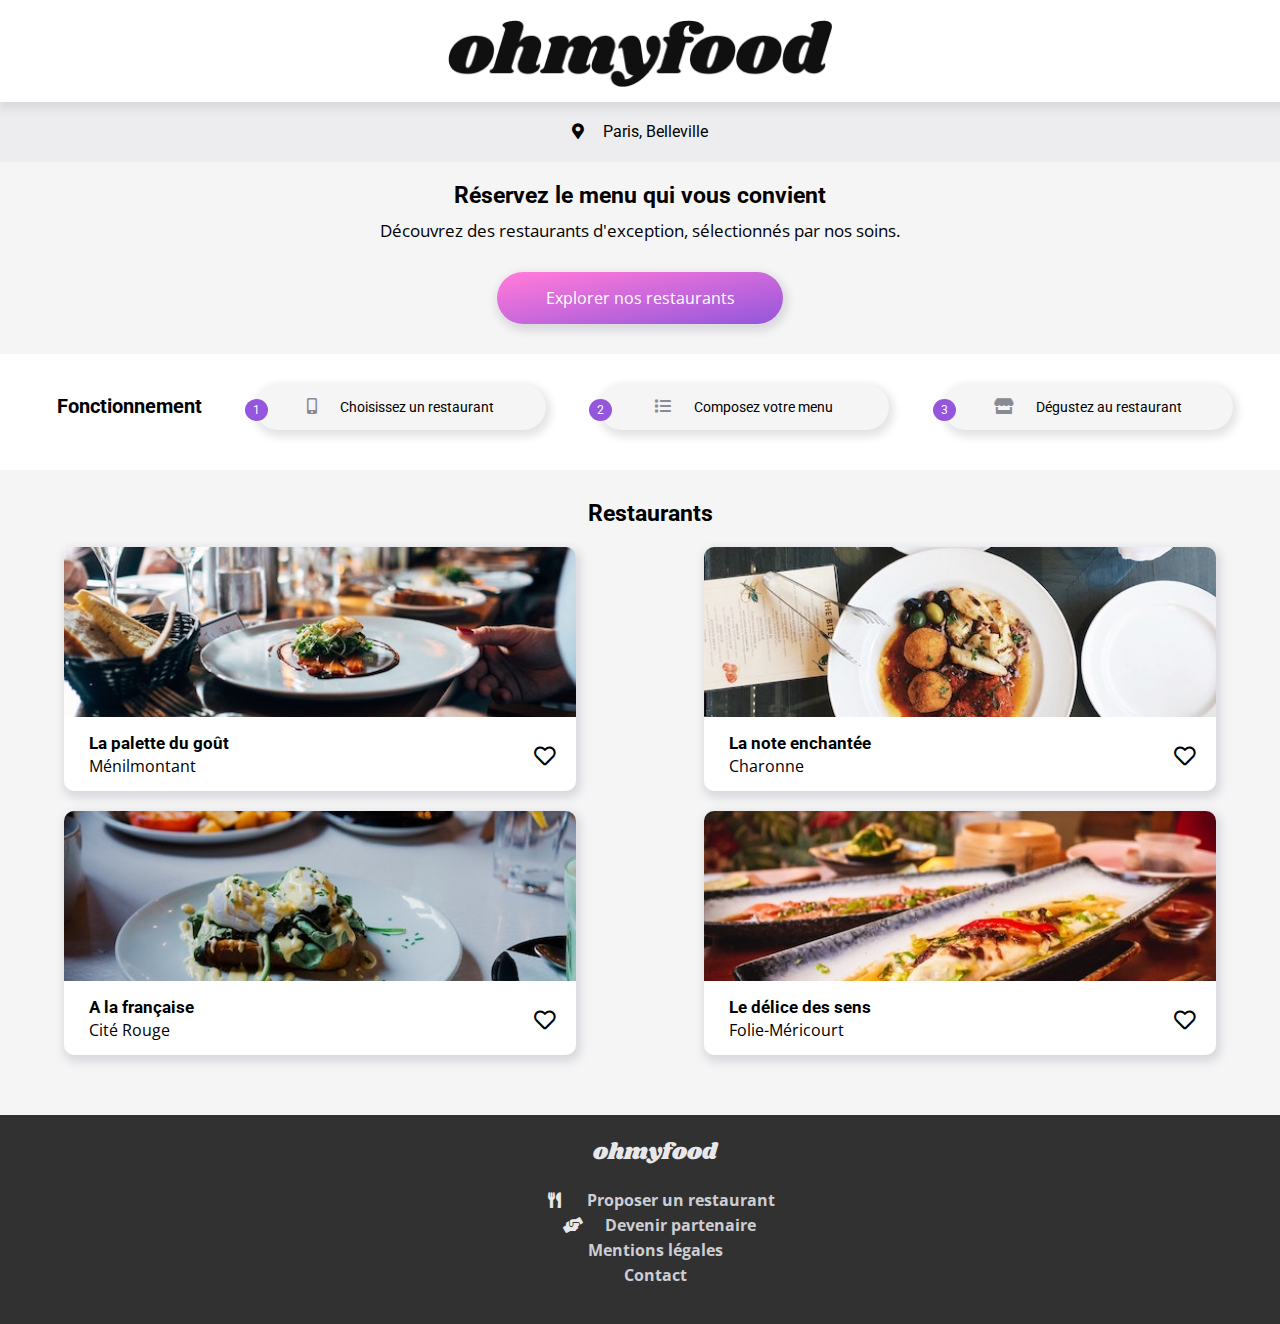
<file: index.html>
<!DOCTYPE html>
<html lang="fr">
    
<head><!--INFOS SUR LA PAGE HTML-->
    <meta charset="utf-8">
    <meta name="viewport" content="width=device-width, initial-scale=1.0, maximum-scale=4.0, user-scalable=yes">
    <title>OhMyFood ! Accueil</title> 
    <link href="https://fonts.googleapis.com/css2?family=Roboto:wght@500&display=swap" rel="stylesheet"> 
    <link href="https://fonts.googleapis.com/css2?family=Open+Sans:wght@300;400&display=swap" rel="stylesheet"> 
    <link href="https://fonts.googleapis.com/css2?family=Shrikhand&display=swap" rel="stylesheet"> 
    <link href="https://use.fontawesome.com/releases/v5.14.0/css/all.css" rel="stylesheet">
    <link rel='stylesheet' href="css/styles.css">
</head>
    
    
<body>
     
    <!--LOADING SPINNER-->
    
   <div class="loader">
        <div class="loader__spinner">
        </div>  
        <div class="loader__bkg">
        </div>
    </div>
        
   <div class="pageaafficher"><!--Pour permettre l'affichage de la page après le load spinner<-->
        <header class="header"><!--ENTETE-->
            <img src="images/logo/ohmyfood.png" alt="logo" class="header__logo"/> 
        </header>

        <section class="present"><!--PARAGRAPHE LOCALISATION ET PRESENTATION-->
            <div class="present__loc">
                <p><i class="fas fa-map-marker-alt"></i> Paris, Belleville</p>
            </div>
            <h1 class="present__heading"> Réservez le menu qui vous convient</h1>
            <p class="present__byline">Découvrez des restaurants d'exception, sélectionnés par nos soins.</p>
            <div class="btn present__btn">
                Explorer nos restaurants
                <div class="btn__bg"></div>
            </div>
        </section>

        <section class="fonct"><!--MODALITES DE FONCTIONNEMENT-->
            <h1 class="fonct__heading">Fonctionnement</h1>
            <div class="option fonct__option">
                <p><span class="option__number">1</span><i class="fas fa-mobile-alt option__icon"></i> Choisissez un restaurant</p> 
            </div>
            <div class="option fonct__option">
                <p><span class="option__number">2</span><i class="fas fa-list option__icon"></i> Composez votre menu</p> 
            </div>
            <div class="option fonct__option">
                <p><span class="option__number">3</span><i class="fas fa-store option__icon"></i> Dégustez au restaurant</p> 
            </div>
        </section>


        <section class="restlist"><!--LISTE DES RESTAURANTS-->
            <h1 class="restlist__heading">Restaurants</h1>
            <div class="restlist__list">
            <div class="rest">
                <a href="lapalettedugout.html" class="rest__link"><img src="images/restaurants/palettedugout.jpg" alt="photo du restaurant" class="rest__image"></a>
                <p class="rest__new">Nouveau</p>
                <a href="lapalettedugout.html" class="rest__link"><div class="rest__details">
                    <i class="far fa-heart rest__icon heart1">
                        <i class="fas fa-heart heart1__anim"></i>
                    </i>
                    <h2 class="rest__heading">La palette du goût</h2>
                    <p class="rest__byline">Ménilmontant</p>
                </div></a> 
            </div>
            <div class="rest">
                <a href="lanoteenchantee.html" class="rest__link"><img src="images/restaurants/noteenchantee.jpg" alt="photo du restaurant" class="rest__image"></a>
                <p class="rest__new">Nouveau</p>
                <a href="lanoteenchantee.html" class="rest__link"><div class="rest__details">
                    <i class="far fa-heart rest__icon heart">
                        <i class="fas fa-heart heart__anim"></i>
                    </i>
                    <h2 class="rest__heading">La note enchantée</h2>
                    <p class="rest__byline">Charonne</p>
                </div></a> 
            </div>
            <div class="rest">
                <a href="alafrancaise.html" class="rest__link"><img src="images/restaurants/alafrancaise.jpg" alt="photo du restaurant" class="rest__image"></a>
                <a href="alafrancaise.html" class="rest__link"><div class="rest__details">
                    <i class="far fa-heart rest__icon heart">
                        <i class="fas fa-heart heart__anim"></i>
                    </i>
                    <h2 class="rest__heading">A la française</h2>
                    <p class="rest__byline">Cité Rouge</p>
                    </div></a>  
            </div>
            <div class="rest">
                <a href="ledelicedessens.html" class="rest__link"><img src="images/restaurants/delicedessens.jpg" alt="photo du restaurant" class="rest__image"></a>
                <a href="ledelicedessens.html" class="rest__link"><div class="rest__details">
                    <i class="far fa-heart rest__icon heart">
                        <i class="fas fa-heart heart__anim"></i>
                    </i>
                    <h2 class="rest__heading">Le délice des sens</h2>
                    <p class="rest__byline">Folie-Méricourt</p>
                </div></a>  
            </div>
                </div>
        </section> 

        <footer class="footer"><!--PIED DE PAGE-->
            <h2 class="footer__heading">ohmyfood</h2>
            <nav>
                <ul class="footer__menu">
                    <li><i class="fas fa-utensils footer__icon"></i><a href="#"> Proposer un restaurant</a></li>
                    <li><i class="fas fa-hands-helping footer__icon"></i><a href="#"> Devenir partenaire</a></li>
                    <li><a href="#">Mentions légales</a></li>
                    <li><a href="mailto:ohmyfood@sfr.fr">Contact</a></li>
                </ul> 
            </nav>
        </footer>
    </div>
</body>
</html>
</file>
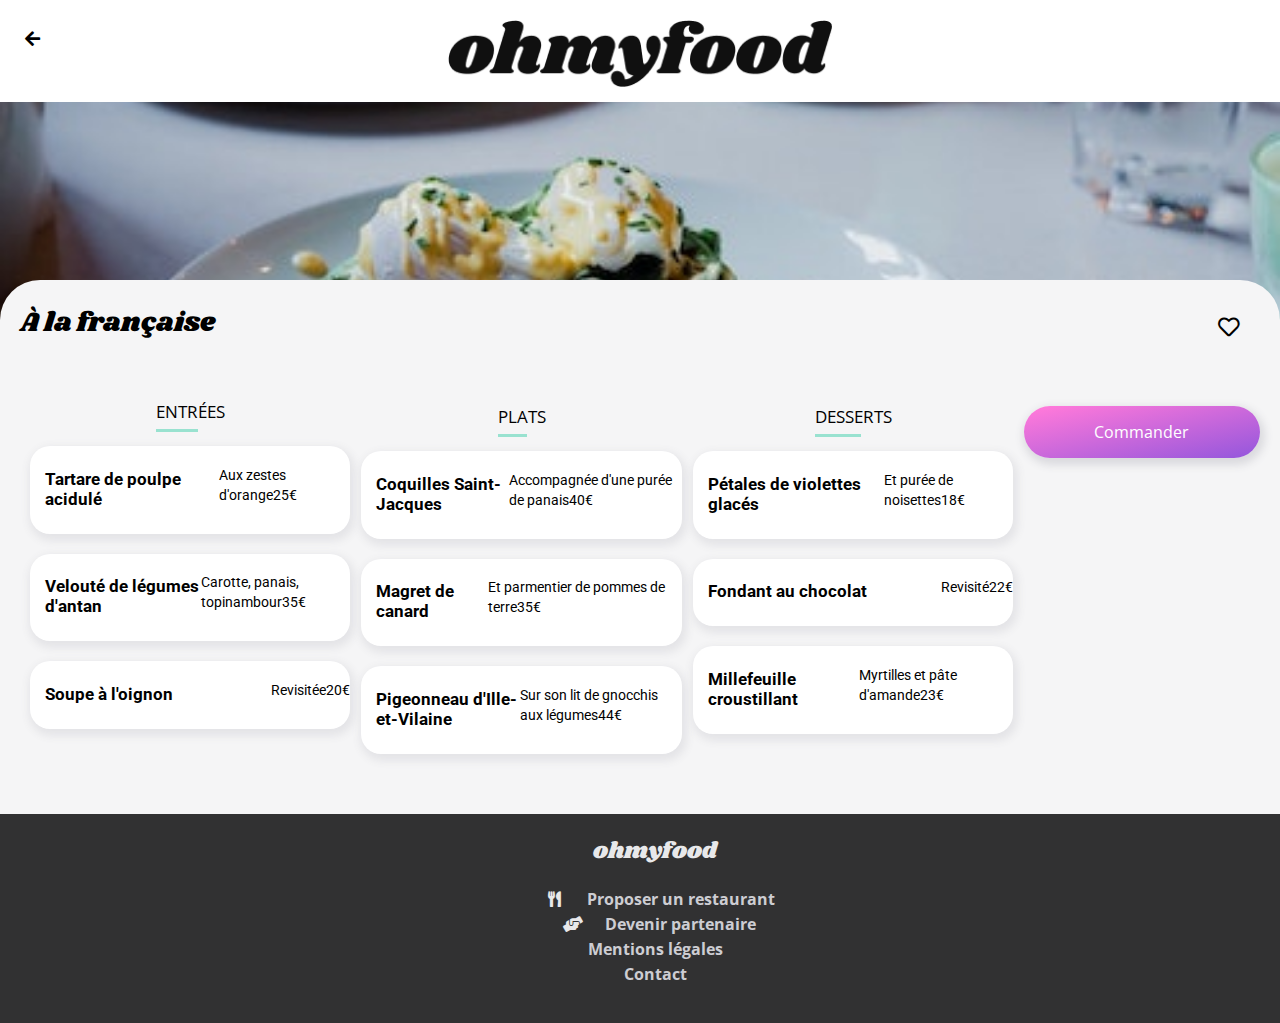
<file: alafrancaise.html>
<!DOCTYPE html>
<html lang="fr">
    
<head><!--INFOS SUR LA PAGE HTML-->
    <meta charset="utf-8">
    <meta name="viewport" content="width=device-width, initial-scale=1.0, maximum-scale=4.0, user-scalable=yes">
    <title>OhMyFood ! Restaurant A la française</title> 
    <link href="https://fonts.googleapis.com/css2?family=Roboto:wght@500&display=swap" rel="stylesheet"> 
    <link href="https://fonts.googleapis.com/css2?family=Open+Sans:wght@300;400&display=swap" rel="stylesheet"> 
    <link href="https://fonts.googleapis.com/css2?family=Shrikhand&display=swap" rel="stylesheet"> 
    <link href="https://use.fontawesome.com/releases/v5.14.0/css/all.css" rel="stylesheet">
    <link rel='stylesheet' href="css/styles.css">
</head>
    
<body>
    <header class="header">
        <a href="index.html"><i class="fas fa-arrow-left header__arrow"></i></a>
        <img src="images/logo/ohmyfood.png" alt="logo" class="header__logo"/> 
    </header>

    <section class="restheader">
        <img src="images/restaurants/alafrancaise.jpg" alt="photo du restaurant" class="restheader__image">
        <div class="restheader__title">
            <h1>À la française</h1>
            <i class="far fa-heart rest__icon"></i>
        </div>
    </section>

    <section class="menu">
        <div class="starters">
            <h2 class="starters__heading">Entrées</h2>
            <div class="starters__elt">
                <h3>Tartare de poulpe acidulé</h3>
                <p>Aux zestes d'orange<span>25€</span></p>
            </div>
            <div class="starters__elt">
                <h3>Velouté de légumes d'antan</h3>
                <p>Carotte, panais, topinambour<span>35€</span></p>
            </div>
            <div class="starters__elt">
                <h3>Soupe à l'oignon</h3>
                <p>Revisitée<span>20€</span></p>
            </div>
        </div>
        <div class="courses">
            <h2 class="courses__heading">Plats</h2>
            <div class="courses__elt">
                <h3>Coquilles Saint-Jacques</h3>
                <p>Accompagnée d'une purée de panais<span>40€</span></p>
            </div>
            <div class="courses__elt">
                <h3>Magret de canard</h3>
                <p>Et parmentier de pommes de terre<span>35€</span></p>
            </div>
            <div class="courses__elt">
                <h3>Pigeonneau d'Ille-et-Vilaine</h3>
                <p>Sur son lit de gnocchis aux légumes<span>44€</span></p>
            </div>
        </div>
        <div class="desserts">
            <h2 class="desserts__heading">Desserts</h2>
            <div class="starters__elt">
                <h3>Pétales de violettes glacés</h3>
                <p>Et purée de noisettes<span>18€</span></p>
            </div>
            <div class="desserts__elt">
                <h3>Fondant au chocolat</h3>
                <p>Revisité<span>22€</span></p>
            </div>
            <div class="desserts__elt">
                <h3>Millefeuille croustillant</h3>
                <p>Myrtilles et pâte d'amande<span>23€</span></p>
            </div>
        </div>

        <div class="btn btn-order">
            Commander
            <div class="btn__bg"></div>
        </div>
    </section>

    <footer class="footer">
        <h2 class="footer__heading">ohmyfood</h2>
        <nav>
            <ul class="footer__menu">
                <li><i class="fas fa-utensils footer__icon"></i><a href="#"> Proposer un restaurant</a></li>
                <li><i class="fas fa-hands-helping footer__icon"></i><a href="#"> Devenir partenaire</a></li>
                <li><a href="#">Mentions légales</a></li>
                <li><a href="mailto:ohmyfood@sfr.fr">Contact</a></li>
            </ul> 
        </nav>
    </footer>
</body>
</html>
</file>
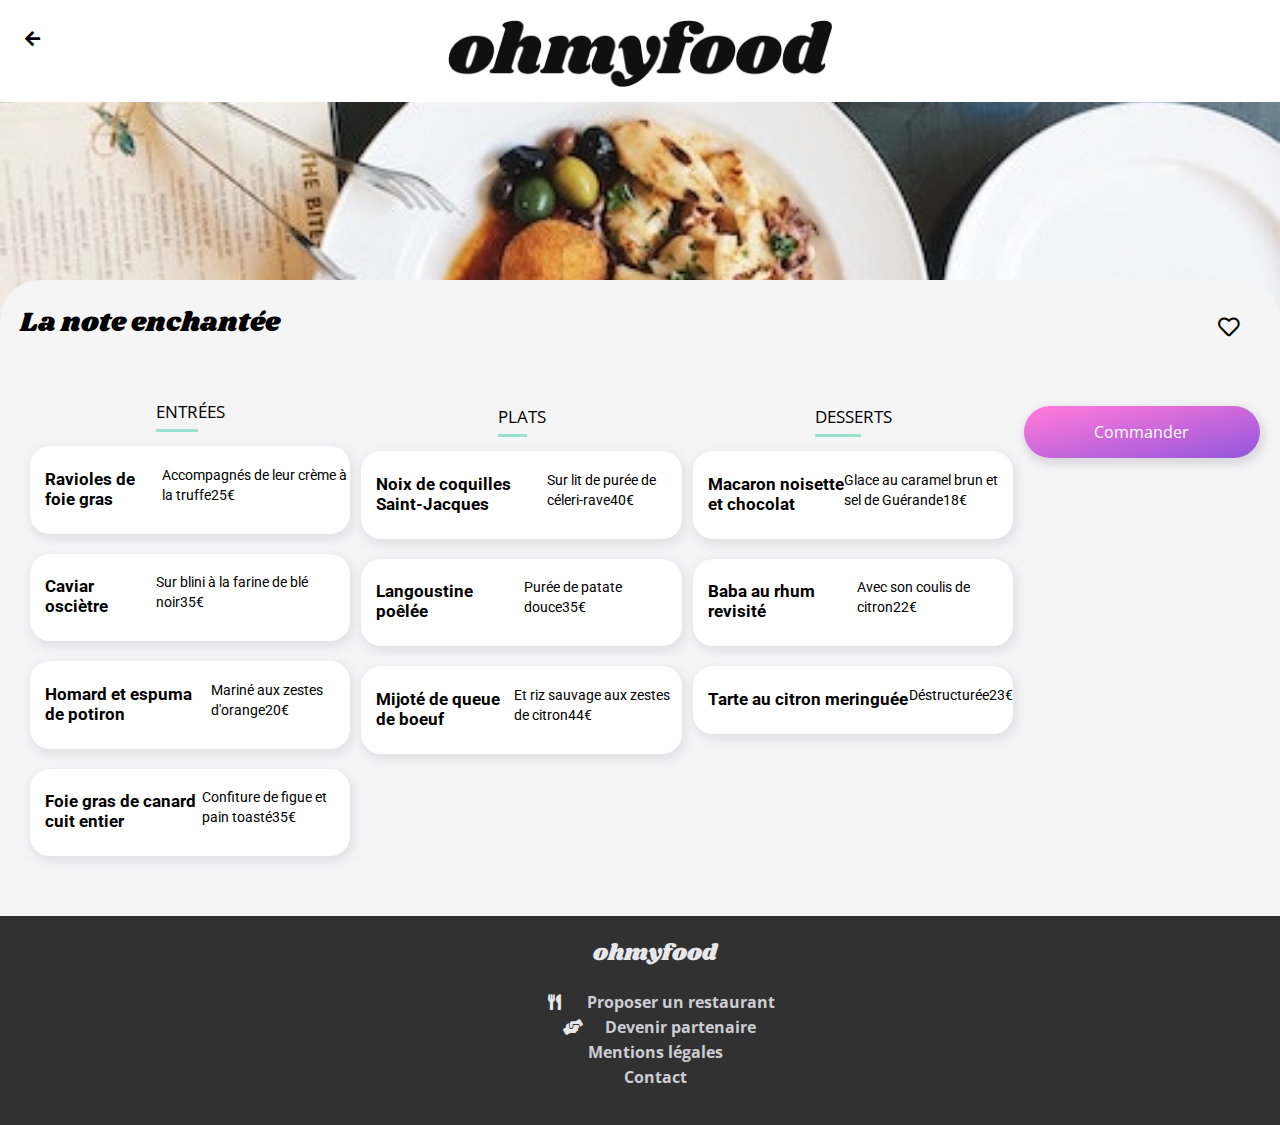
<file: lanoteenchantee.html>
<!DOCTYPE html>
<html lang="fr">
    
<head><!--INFOS SUR LA PAGE HTML-->
    <meta charset="utf-8">
    <meta name="viewport" content="width=device-width, initial-scale=1.0, maximum-scale=4.0, user-scalable=yes">
    <title>OhMyFood ! Restaurant La note enchantée</title> 
    <link href="https://fonts.googleapis.com/css2?family=Roboto:wght@500&display=swap" rel="stylesheet"> 
    <link href="https://fonts.googleapis.com/css2?family=Open+Sans:wght@300;400&display=swap" rel="stylesheet"> 
    <link href="https://fonts.googleapis.com/css2?family=Shrikhand&display=swap" rel="stylesheet"> 
    <link href="https://use.fontawesome.com/releases/v5.14.0/css/all.css" rel="stylesheet">
    <link rel='stylesheet' href="css/styles.css">
</head>
    
<body>
    <header class="header">
        <a href="index.html"><i class="fas fa-arrow-left header__arrow"></i></a>
        <img src="images/logo/ohmyfood.png" alt="logo" class="header__logo"/> 
    </header>

    <section class="restheader">
        <img src="images/restaurants/noteenchantee.jpg" alt="photo du restaurant" class="restheader__image">
        <div class="restheader__title">
            <h1>La note enchantée</h1>
            <i class="far fa-heart rest__icon"></i>
        </div>
    </section>

    <section class="menu">
        <div class="starters">
            <h2 class="starters__heading">Entrées</h2>
            <div class="starters__elt">
                <h3>Ravioles de foie gras</h3>
                <p>Accompagnés de leur crème à la truffe<span>25€</span></p>
            </div>
            <div class="starters__elt">
                <h3>Caviar osciètre</h3>
                <p>Sur blini à la farine de blé noir<span>35€</span></p>
            </div>
            <div class="starters__elt">
                <h3>Homard et espuma de potiron</h3>
                <p>Mariné aux zestes d'orange<span>20€</span></p>
            </div>
            <div class="starters__elt">
                <h3>Foie gras de canard cuit entier</h3>
                <p>Confiture de figue et pain toasté<span>35€</span></p>
            </div>
        </div>
        <div class="courses">
            <h2 class="courses__heading">Plats</h2>
            <div class="courses__elt">
                <h3>Noix de coquilles Saint-Jacques</h3>
                <p>Sur lit de purée de céleri-rave<span>40€</span></p>
            </div>
            <div class="courses__elt">
                <h3>Langoustine poêlée</h3>
                <p>Purée de patate douce<span>35€</span></p>
            </div>
            <div class="courses__elt">
                <h3>Mijoté de queue de boeuf</h3>
                <p>Et riz sauvage aux zestes de citron<span>44€</span></p>
            </div>
        </div>
        <div class="desserts">
            <h2 class="desserts__heading">Desserts</h2>
            <div class="starters__elt">
                <h3>Macaron noisette et chocolat</h3>
                <p>Glace au caramel brun et sel de Guérande<span>18€</span></p>
            </div>
            <div class="desserts__elt">
                <h3>Baba au rhum revisité </h3>
                <p>Avec son coulis de citron<span>22€</span></p>
            </div>
            <div class="desserts__elt">
                <h3>Tarte au citron meringuée</h3>
                <p>Déstructurée<span>23€</span></p>
            </div>
        </div>

        <div class="btn btn-order">
            Commander
            <div class="btn__bg"></div>
        </div>
    </section>

    <footer class="footer">
        <h2 class="footer__heading">ohmyfood</h2>
        <nav>
            <ul class="footer__menu">
                <li><i class="fas fa-utensils footer__icon"></i><a href="#"> Proposer un restaurant</a></li>
                <li><i class="fas fa-hands-helping footer__icon"></i><a href="#"> Devenir partenaire</a></li>
                <li><a href="#">Mentions légales</a></li>
                <li><a href="mailto:ohmyfood@sfr.fr">Contact</a></li>
            </ul> 
        </nav>
    </footer>
</body>
</html>
</file>
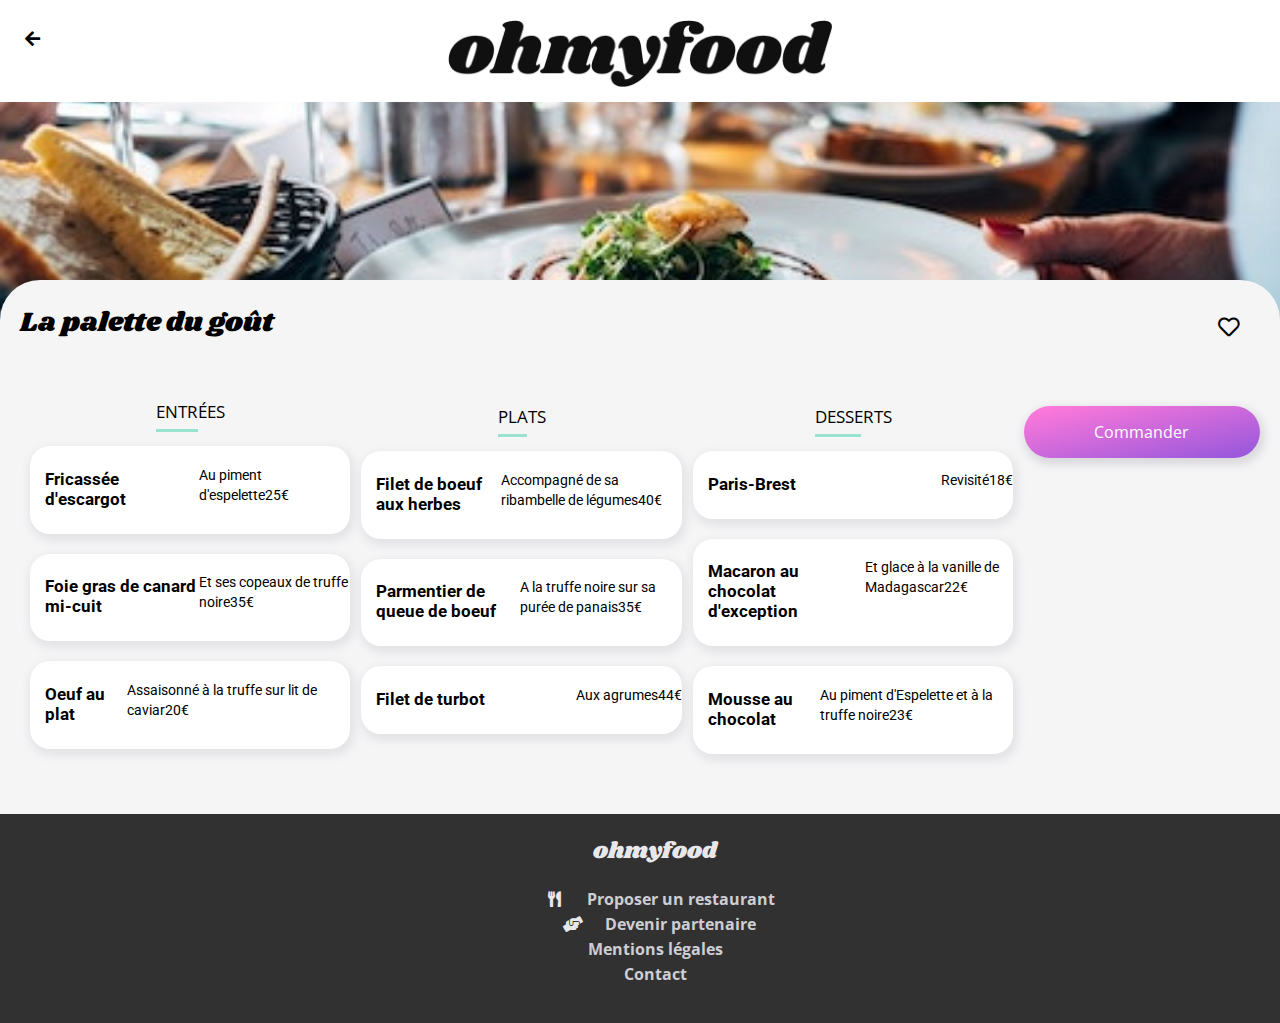
<file: lapalettedugout.html>
<!DOCTYPE html>
<html lang="fr">
    
<head><!--INFOS SUR LA PAGE HTML-->
    <meta charset="utf-8">
    <meta name="viewport" content="width=device-width, initial-scale=1.0, maximum-scale=4.0, user-scalable=yes">
    <title>OhMyFood ! Restaurant La palette du goût</title> 
    <link href="https://fonts.googleapis.com/css2?family=Roboto:wght@500&display=swap" rel="stylesheet"> 
    <link href="https://fonts.googleapis.com/css2?family=Open+Sans:wght@300;400&display=swap" rel="stylesheet"> 
    <link href="https://fonts.googleapis.com/css2?family=Shrikhand&display=swap" rel="stylesheet"> 
    <link href="https://use.fontawesome.com/releases/v5.14.0/css/all.css" rel="stylesheet">
    <link rel='stylesheet' href="css/styles.css">
</head>
    
<body>
    <header class="header">
        <a href="index.html"><i class="fas fa-arrow-left header__arrow"></i></a>
        <img src="images/logo/ohmyfood.png" alt="logo" class="header__logo"/> 
    </header>

    <section class="restheader">
        <img src="images/restaurants/palettedugout.jpg" alt="photo du restaurant" class="restheader__image">
        <div class="restheader__title">
            <h1>La palette du goût</h1>
            <i class="far fa-heart rest__icon"></i>
        </div>
    </section>

    <section class="menu">
        <div class="starters">
            <h2 class="starters__heading">Entrées</h2>
            <div class="starters__elt">
                <h3>Fricassée d'escargot</h3>
                <p>Au piment d'espelette<span>25€</span></p>
            </div>
            <div class="starters__elt">
                <h3>Foie gras de canard mi-cuit</h3>
                <p>Et ses copeaux de truffe noire<span>35€</span></p>
            </div>
            <div class="starters__elt">
                <h3>Oeuf au plat</h3>
                <p>Assaisonné à la truffe sur lit de caviar<span>20€</span></p>
            </div>
        </div>
        <div class="courses">
            <h2 class="courses__heading">Plats</h2>
            <div class="courses__elt">
                <h3>Filet de boeuf aux herbes</h3>
                <p>Accompagné de sa ribambelle de légumes<span>40€</span></p>
            </div>
            <div class="courses__elt">
                <h3>Parmentier de queue de boeuf</h3>
                <p>A la truffe noire sur sa purée de panais<span>35€</span></p>
            </div>
            <div class="courses__elt">
                <h3>Filet de turbot</h3>
                <p>Aux agrumes<span>44€</span></p>
            </div>
        </div>
        <div class="desserts">
            <h2 class="desserts__heading">Desserts</h2>
            <div class="starters__elt">
                <h3>Paris-Brest</h3>
                <p>Revisité<span>18€</span></p>
            </div>
            <div class="desserts__elt">
                <h3>Macaron au chocolat d'exception</h3>
                <p>Et glace à la vanille de Madagascar<span>22€</span></p>
            </div>
            <div class="desserts__elt">
                <h3>Mousse au chocolat</h3>
                <p>Au piment d'Espelette et à la truffe noire<span>23€</span></p>
            </div>
        </div>

        <div class="btn btn-order">
            Commander
            <div class="btn__bg"></div>
        </div>
    </section>

    <footer class="footer">
        <h2 class="footer__heading">ohmyfood</h2>
        <nav>
            <ul class="footer__menu">
                <li><i class="fas fa-utensils footer__icon"></i><a href="#"> Proposer un restaurant</a></li>
                <li><i class="fas fa-hands-helping footer__icon"></i><a href="#"> Devenir partenaire</a></li>
                <li><a href="#">Mentions légales</a></li>
                <li><a href="mailto:ohmyfood@sfr.fr">Contact</a></li>
            </ul> 
        </nav>
    </footer>
</body>
</html>
</file>
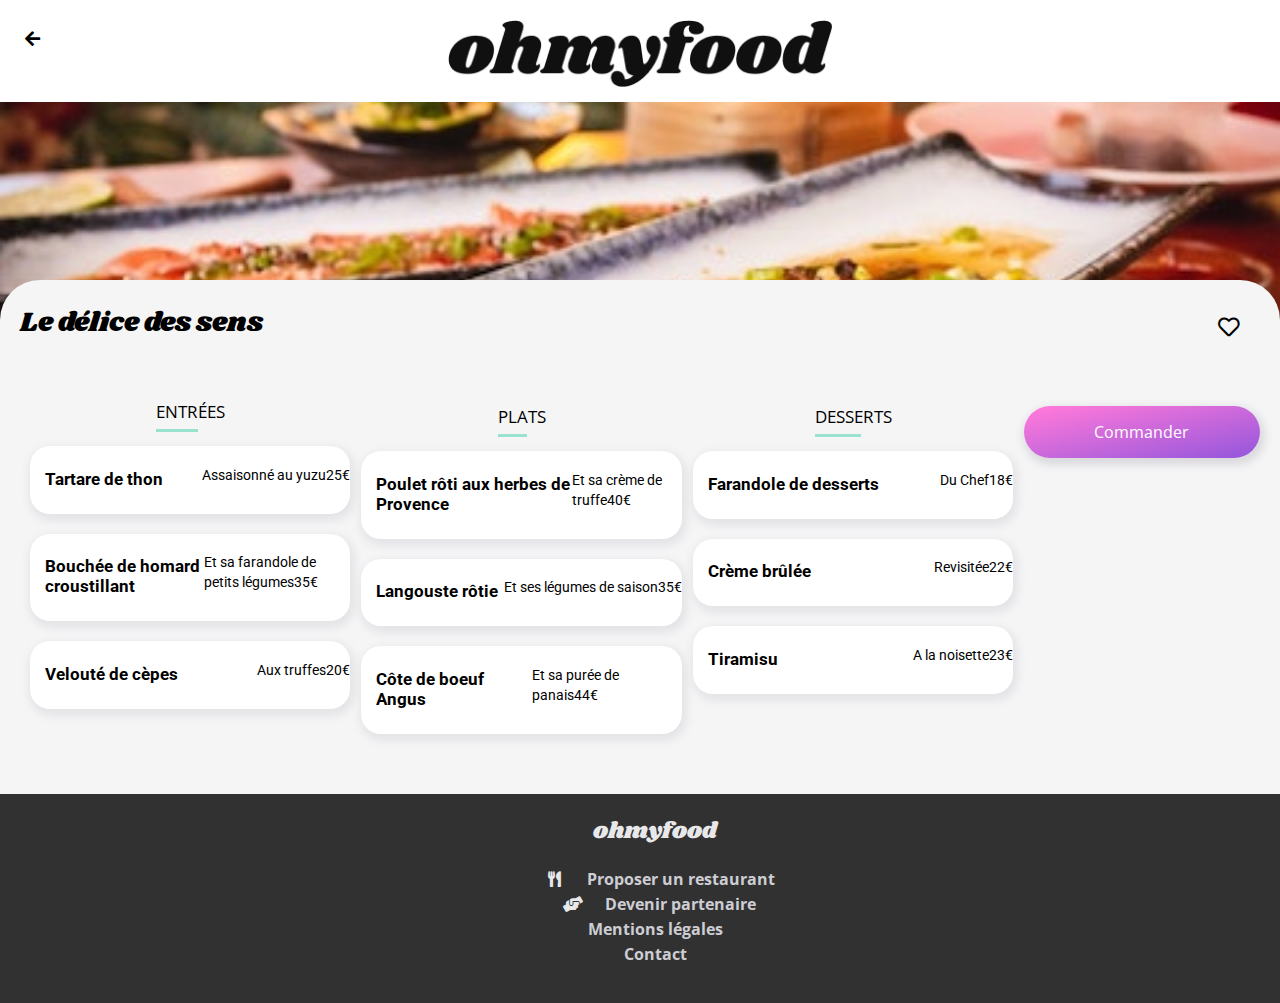
<file: ledelicedessens.html>
<!DOCTYPE html>
<html lang="fr">
    
<head><!--INFOS SUR LA PAGE HTML-->
    <meta charset="utf-8">
    <meta name="viewport" content="width=device-width, initial-scale=1.0, maximum-scale=4.0, user-scalable=yes">
    <title>OhMyFood ! Restaurant Le délice des sens</title> 
    <link href="https://fonts.googleapis.com/css2?family=Roboto:wght@500&display=swap" rel="stylesheet"> 
    <link href="https://fonts.googleapis.com/css2?family=Open+Sans:wght@300;400&display=swap" rel="stylesheet"> 
    <link href="https://fonts.googleapis.com/css2?family=Shrikhand&display=swap" rel="stylesheet"> 
    <link href="https://use.fontawesome.com/releases/v5.14.0/css/all.css" rel="stylesheet">
    <link rel='stylesheet' href="css/styles.css">
</head>
    
<body>
    <header class="header">
        <a href="index.html"><i class="fas fa-arrow-left header__arrow"></i></a>
        <img src="images/logo/ohmyfood.png" alt="logo" class="header__logo"/> 
    </header>

    <section class="restheader">
        <img src="images/restaurants/delicedessens.jpg" alt="photo du restaurant" class="restheader__image">
        <div class="restheader__title">
            <h1>Le délice des sens</h1>
            <i class="far fa-heart rest__icon"></i>
        </div>
    </section>

    <section class="menu">
        <div class="starters">
            <h2 class="starters__heading">Entrées</h2>
            <div class="starters__elt">
                <h3>Tartare de thon</h3>
                <p>Assaisonné au yuzu<span>25€</span></p>
            </div>
            <div class="starters__elt">
                <h3>Bouchée de homard croustillant</h3>
                <p>Et sa farandole de petits légumes<span>35€</span></p>
            </div>
            <div class="starters__elt">
                <h3>Velouté de cèpes</h3>
                <p>Aux truffes<span>20€</span></p>
            </div>
        </div>
        <div class="courses">
            <h2 class="courses__heading">Plats</h2>
            <div class="courses__elt">
                <h3>Poulet rôti aux herbes de Provence</h3>
                <p>Et sa crème de truffe<span>40€</span></p>
            </div>
            <div class="courses__elt">
                <h3>Langouste rôtie</h3>
                <p>Et ses légumes de saison<span>35€</span></p>
            </div>
            <div class="courses__elt">
                <h3>Côte de boeuf Angus</h3>
                <p>Et sa purée de panais<span>44€</span></p>
            </div>
        </div>
        <div class="desserts">
            <h2 class="desserts__heading">Desserts</h2>
            <div class="starters__elt">
                <h3>Farandole de desserts</h3>
                <p>Du Chef<span>18€</span></p>
            </div>
            <div class="desserts__elt">
                <h3>Crème brûlée</h3>
                <p>Revisitée<span>22€</span></p>
            </div>
            <div class="desserts__elt">
                <h3>Tiramisu</h3>
                <p>A la noisette<span>23€</span></p>
            </div>
        </div>

        <div class="btn btn-order">
            Commander
            <div class="btn__bg"></div>
        </div>
    </section>

    <footer class="footer">
        <h2 class="footer__heading">ohmyfood</h2>
        <nav>
            <ul class="footer__menu">
                <li><i class="fas fa-utensils footer__icon"></i><a href="#"> Proposer un restaurant</a></li>
                <li><i class="fas fa-hands-helping footer__icon"></i><a href="#"> Devenir partenaire</a></li>
                <li><a href="#">Mentions légales</a></li>
                <li><a href="mailto:ohmyfood@sfr.fr">Contact</a></li>
            </ul> 
        </nav>
    </footer>
</body>
</html>
</file>
<file: css/styles.css>
@charset "UTF-8";
/*DECLARATION DES VARIABLES ET DES MIXIN SASS */
/*GENERAL */
body {
  box-sizing: border-box;
  padding: 0;
  margin: 0;
  background: #FFF;
  font-size: 0.9em;
  font-family: "Roboto", Verdana, Trebuchet, sans-serif; }

h1 {
  font-size: 1.6em; }

h2 {
  font-size: 1.2em; }

h3 {
  font-size: 1.2em; }

.btn {
  padding: 15px;
  color: white;
  background: linear-gradient(to bottom right, #FF79DA 5%, #9356DC);
  border-radius: 30px;
  /*Retoucher le dégradé ?*/
  font-size: 1.1em;
  width: 50%;
  text-align: center;
  font-family: "Open Sans", "Roboto", Verdana, sans-serif;
  box-shadow: 2px 4px 8px 3px #dadade;
  position: relative;
  z-index: 2;
  /* Création de l'animation au survol des boutons principaux, avec la propriété "opacity" pour ne pas ralentir le temps de chargement */ }
  .btn:hover {
    cursor: pointer; }
    .btn:hover .btn__bg {
      opacity: 1; }
  .btn__bg {
    position: absolute;
    top: 0;
    right: 0;
    left: 0;
    bottom: 0;
    background: linear-gradient(to bottom right, #FF79DA 2%, #bc95e9);
    box-shadow: 2px 4px 8px 3px #bfbfc6;
    border-radius: 30px;
    opacity: 0;
    z-index: -1;
    transition: opacity 250ms; }

.header {
  box-shadow: 2px 4px 8px 3px #dadade;
  position: relative; }
  .header__logo {
    display: block;
    padding-top: 20px;
    padding-bottom: 15px;
    width: 50%;
    margin: auto; }
  .header__arrow {
    position: absolute;
    top: 30px;
    left: 25px;
    font-size: 1.2em; }
  .header a {
    color: black; }
    .header a:hover {
      color: #9356DC; }

.footer {
  background: #313132;
  padding-bottom: 20px; }
  .footer__heading {
    font-family: "Shrikhand", "Roboto", Verdana, sans-serif;
    color: #e8e8ea;
    font-weight: normal;
    font-size: 1.3em;
    padding-left: 30px;
    padding-top: 20px;
    margin-top: 0; }
  .footer__menu {
    list-style-type: none;
    line-height: 25px;
    padding-left: 30px;
    font-family: "Open Sans", "Roboto", Verdana, sans-serif;
    font-weight: bold; }
    .footer__menu a {
      text-decoration: none;
      color: #cdcdd2; }
      .footer__menu a:hover {
        color: #9356DC; }
  .footer__icon {
    margin-right: 10px;
    width: 3%;
    color: #e8e8ea; }

/*PAGE D'ACCUEIL*/
/*Création et animation du loading spinner */
.loader__spinner {
  z-index: 3;
  animation: spin 3s forwards linear;
  border: solid 15px transparent;
  border-radius: 50%;
  border-right-color: #9356DC;
  border-top-color: #9356DC;
  box-sizing: border-box;
  height: 150px;
  width: 150px;
  position: fixed;
  left: calc(50% - 75px);
  top: calc(50% - 75px);
  opacity: 0; }
  .loader__spinner:before {
    animation: spin 3s 250ms forwards linear;
    border: solid 15px transparent;
    border-radius: 50%;
    border-right-color: #FF79DA;
    border-top-color: #FF79DA;
    box-sizing: border-box;
    content: "";
    z-index: 3;
    height: 120px;
    width: 120px;
    position: absolute;
    left: 0;
    top: 0;
    opacity: 0; }
  .loader__spinner:after {
    animation: spin 3s 500ms forwards linear;
    border: solid 15px transparent;
    border-radius: 50%;
    border-right-color: #99E2D0;
    border-top-color: #99E2D0;
    box-sizing: border-box;
    content: "";
    z-index: 3;
    height: 90px;
    width: 90px;
    position: absolute;
    top: 15px;
    left: 15px;
    opacity: 0; }

@keyframes spin {
  5% {
    opacity: 1; }
  25% {
    transform: rotate(180deg); }
  75% {
    transform: rotate(540deg);
    opacity: 1; }
  80% {
    transform: rotate(576deg);
    opacity: 0.5; }
  90% {
    transform: rotate(648deg);
    opacity: 0; }
  100% {
    transform: rotate(720deg);
    opacity: 0;
    display: none; } }
/*Création et animation du background du loading spinner */
.loader__bkg {
  background: rgba(153, 226, 208, 0.6);
  background-size: cover;
  width: 100%;
  height: 250%;
  position: absolute;
  top: 0;
  left: 0;
  z-index: 2;
  opacity: 0;
  transform-origin: top;
  transform: scale(0);
  animation: bkg 3s; }

@keyframes bkg {
  0% {
    opacity: 1;
    transform: scale(1); }
  60% {
    opacity: 0.9;
    transform: scale(1); }
  70% {
    opacity: 0.8;
    transform: scale(1); }
  90% {
    opacity: 0.7;
    transform: scale(1); }
  100% {
    opacity: 0;
    transform: scale(0);
    display: none; } }
/*Animation de la page à afficher après le load spinner */
.pageaafficher {
  z-index: 3;
  opacity: 1;
  animation: page 2s 2s both; }

@keyframes page {
  0% {
    opacity: 0.5; }
  50% {
    opacity: 0.9; }
  100% {
    opacity: 1; } }
/*PREMIERE SECTION : PRESENTATION */
.present {
  background: #F5F5F6;
  text-align: center;
  padding-bottom: 20px; }
  .present__heading {
    margin: 40px 50px 10px 50px; }
  .present__byline {
    margin: 0 15px 30px 15px;
    font-size: 1.2em;
    font-family: "Open Sans", "Roboto", Verdana, sans-serif; }
  .present__btn {
    margin: 10px auto 30px auto; }
  .present__loc {
    background: #ededef;
    font-size: 1.1em;
    margin: 0 0 20px 0;
    padding: 5px 0 5px 0; }
    .present__loc i {
      margin-right: 15px; }

/*DEUXIEME SECTION : FONCTIONNEMENT */
.fonct {
  margin: 0 20px 40px 30px;
  display: flex;
  flex-direction: column;
  justify-content: flex-start;
  align-items: center; }
  .fonct__heading {
    margin-top: 50px;
    margin-bottom: 30px;
    align-self: flex-start; }
  .fonct__option {
    background: #F5F5F6;
    width: 100%;
    border-radius: 25px;
    box-shadow: 2px 4px 8px 3px #e4e4e7;
    margin-bottom: 25px;
    font-size: 1.1em;
    position: relative;
    z-index: 2; }

.option:hover {
  background: rgba(147, 86, 220, 0.15);
  cursor: pointer; }
  .option:hover .option__icon {
    color: #9356DC; }
.option__icon {
  margin-right: 30px;
  margin-left: 30px;
  padding-top: 10px;
  padding-bottom: 10px;
  color: #8a8a95;
  font-size: 1.3em; }
.option__number {
  position: absolute;
  top: 25px;
  left: -10px;
  background: #9356DC;
  border-radius: 50%;
  padding: 4px 8px 4px 8px;
  font-size: 0.8em;
  color: #FFF; }

/*TROISIEME SECTION : LISTE DES RESTAURANTS */
.restlist {
  background: #F5F5F6; }
  .restlist__heading {
    padding-top: 40px;
    margin-bottom: 20px;
    margin-left: 20px;
    align-self: flex-start; }
  .restlist__list {
    align-items: center;
    display: flex;
    flex-direction: column;
    justify-content: flex-start;
    align-items: center;
    padding-bottom: 40px; }

.rest {
  width: 90%;
  background: #FFF;
  border-radius: 10px;
  box-shadow: 2px 4px 8px 3px #dadade;
  margin-bottom: 20px;
  display: flex;
  flex-direction: column;
  justify-content: flex-start;
  position: relative; }
  .rest__image {
    height: 170px;
    width: 100%;
    border-radius: 10px 10px 0 0;
    object-fit: cover; }
  .rest__details {
    height: 55px;
    line-height: 50%;
    position: relative;
    padding: 5px 0 10px 25px; }
  .rest__new {
    position: absolute;
    top: 2px;
    right: 12px;
    background: #99E2D0;
    border-radius: 2px;
    color: #2c9c81;
    padding: 5px 10px; }
  .rest__icon {
    float: right;
    margin-top: 20px;
    margin-right: 20px;
    font-size: 1.5em;
    position: relative;
    z-index: 1; }
  .rest__byline {
    font-family: "Open Sans", "Roboto", Verdana, sans-serif;
    font-size: 1.1em; }
  .rest__link {
    text-decoration: none;
    color: #000;
    width: 100%;
    height: 100%;
    z-index: 2; }
    .rest__link:hover {
      cursor: pointer;
      color: #FF79DA; }

/*Création de l'animation des coeurs qui se remplissent quand on les survole. 

Remarque: pour l'instant les deux actions (hover et active) sont mixées, mais à terme on aura le changement de couleur du texte sur hover et le remplissage du coeur uniquement sur active.
*/
.heart:hover {
  cursor: pointer;
  color: #FFF; }
  .heart:hover .heart__anim {
    opacity: 1;
    z-index: 1;
    transform: scale(1); }
.heart__anim {
  position: absolute;
  top: 0;
  left: 0;
  bottom: 0;
  right: 0;
  background: -webkit-linear-gradient(#FF79DA, #9356DC);
  -webkit-background-clip: text;
  -webkit-text-fill-color: transparent;
  opacity: 0;
  z-index: -1;
  transform: scale(0);
  transition: opacity 200ms, transform 300ms 100ms; }

/*Essai d'une animation des coeurs différente quand on les survole, qui donne l'impression qu'un coeur en verre se remplit comme un verre de vin */
.heart1:hover {
  cursor: pointer;
  color: black; }
  .heart1:hover .heart1__anim {
    opacity: 1;
    transform: scale(1); }
.heart1__anim {
  position: absolute;
  top: 0;
  left: 0;
  bottom: 0;
  right: 0;
  background: -webkit-linear-gradient(#FF79DA, #9356DC);
  -webkit-background-clip: text;
  -webkit-text-fill-color: transparent;
  opacity: 0;
  z-index: -1;
  transform-origin: bottom;
  transform: scale(0);
  transition: opacity 100ms, transform 400ms; }

/*PAGE RESTAURANT (CSS IDENTIQUE POUR LES 4) */
/*PREMIERE SECTION : ENTETE RESTAURANT */
.restheader {
  width: 100%; }
  .restheader__image {
    object-fit: cover;
    width: 100%;
    height: 260px;
    position: relative;
    z-index: 1; }
  .restheader__title {
    font-family: "Shrikhand", "Roboto", Verdana, sans-serif;
    background: #F5F5F6;
    width: 100%;
    margin: auto;
    margin-top: -40px;
    border-radius: 40px 40px 0 0;
    position: absolute;
    top: 320px;
    z-index: 2; }
    .restheader__title h1 {
      padding: 5px 0 0 20px;
      font-size: 1.9em;
      font-weight: normal; }
    .restheader__title i {
      position: absolute;
      top: 17px;
      right: 20px; }

/*DEUXIEME SECTION : MENU */
.menu {
  background: #F5F5F6;
  padding-bottom: 40px; }

.starters, .courses, .desserts {
  width: 100%;
  box-sizing: border-box;
  padding: 0px 20px 0 20px;
  display: flex;
  flex-direction: column;
  justify-content: flex-start;
  align-items: flex-start;
  opacity: 1;
  transform: translateY(0); }
  .starters__heading, .courses__heading, .desserts__heading {
    padding-top: 5px;
    text-transform: uppercase;
    font-weight: normal;
    font-family: "Open Sans", "Roboto", Verdana, sans-serif; }
    .starters__heading::after, .courses__heading::after, .desserts__heading::after {
      content: "";
      display: block;
      width: 60%;
      border-bottom: 3px solid #99E2D0;
      padding-top: 6px; }
  .starters__elt, .courses__elt, .desserts__elt {
    background: #FFF;
    width: 95%;
    box-shadow: 2px 4px 8px 3px #e4e4e7;
    margin-bottom: 20px;
    border-radius: 20px;
    padding: 5px 0 8px 15px;
    line-height: 20px;
    display: flex;
    justify-content: space-between;
    position: relative; }
    .starters__elt:hover, .starters__elt:active, .courses__elt:hover, .courses__elt:active, .desserts__elt:hover, .desserts__elt:active {
      background: rgba(147, 86, 220, 0.15); }

.elt__price {
  position: absolute;
  right: 10px;
  top: 48px;
  font-weight: bold;
  font-family: "Roboto", Verdana, Trebuchet, sans-serif;
  margin-right: 15px;
  transform-origin: right;
  transform: scaleX(1);
  transition: transform 300ms 100ms linear; }
.elt__details {
  width: 75%; }
  .elt__details h3, .elt__details p {
    overflow: hidden;
    white-space: nowrap;
    text-overflow: ellipsis; }
  .elt__details p {
    font-family: "Open Sans", "Roboto", Verdana, sans-serif;
    margin-top: 0px;
    margin-bottom: 6px;
    font-size: 1em; }
  .elt__details h3 {
    margin-bottom: 6px;
    margin-top: 15px; }

.starters__heading {
  padding-top: 40px;
  z-index: 2; }

.btn-order {
  margin: 20px auto 40px auto; }

/* Création de l'animation du menu à l'arrivée sur la page */
.starters {
  animation: revelation 700ms both ease-in-out; }

.courses {
  animation: revelation 700ms 400ms both ease-in-out; }

.desserts {
  animation: revelation 700ms 800ms both ease-in-out; }

@keyframes revelation {
  0% {
    opacity: 0;
    transform: translateY(10px); }
  100% {
    opacity: 1;
    transform: translateY(0); } }
/* Création de l'animation de la case à cocher sur les plats */
.anim__container {
  background: #99E2D0;
  position: relative;
  box-shadow: 2px 4px 8px 3px #e4e4e7;
  border-radius: 0 20px 20px 0;
  height: 120%;
  width: 80px;
  margin-top: -5px;
  margin-bottom: -8px;
  opacity: 0;
  transform-origin: right;
  transform: scaleX(0);
  transition: opacity 100ms, transform 300ms 100ms linear; }
.anim__circle {
  background: #FFF;
  position: absolute;
  top: calc(50% - 18px);
  left: calc(50% - 18px);
  border-radius: 50%;
  width: 32px;
  height: 32px;
  transform: rotate(0deg);
  transition: transform 300ms 100ms linear; }
.anim__icon {
  border-top: 5px solid #99E2D0;
  border-left: 5px solid #99E2D0;
  position: absolute;
  top: 4px;
  left: 8px;
  width: 10px;
  height: 14px;
  border-radius: 1px;
  transform: rotate(220deg); }

.elt:hover {
  background: rgba(147, 86, 220, 0.15);
  /* Pour l'instant les deux actions (hover et active) sont mixées, mais à terme on aura le changement de couleur du background sur hover -pour uniformiser avec page d'accueil- et l'apparition de la case verte sur active*/
  cursor: pointer; }
  .elt:hover .elt__price {
    transform: translateX(-70px); }
  .elt:hover .elt__details {
    width: 50%; }
  .elt:hover .anim__container {
    opacity: 1;
    transform: scaleX(1); }
  .elt:hover .anim__circle {
    transform: rotate(360deg); }

/* MEDIA QUERIES INTERMEDIAIRE POUR EVITER BUGS DE MISE EN PAGE ENTRE SMARTPHONE ET TABLETTE*/
@media screen and (min-width: 480px) and (max-width: 710px) {
  .btn {
    width: 50%; }

  .option {
    width: 70%;
    text-align: center; }

  .footer {
    text-align: center; }
    .footer__heading {
      font-size: 1.6em; }
    .footer__menu {
      font-size: 1.1em;
      line-height: 25px; } }
/* MEDIA QUERIES POUR ADAPTER LE SITE A UN ECRAN TABLETTE*/
@media screen and (min-width: 710px) and (max-width: 1024px) {
  .header__logo {
    width: 30%; }

  .present__loc {
    margin-bottom: 20px; }

  .present__heading {
    margin-top: 10px; }

  .btn {
    width: 30%; }

  .present__btn {
    margin-bottom: 10px; }

  .fonct {
    margin: auto;
    justify-content: center;
    align-items: center; }
    .fonct__heading {
      align-self: center;
      margin-top: 0px;
      margin-bottom: 15px; }

  .option {
    width: 35%;
    margin-bottom: 15px;
    text-align: center;
    font-size: 1.1em; }
    .option__icon {
      margin-right: 20px;
      margin-left: 10px;
      padding-top: 0px;
      padding-bottom: 0px;
      color: #8a8a95;
      font-size: 1.1em; }
    .option__number {
      position: absolute;
      top: 15px;
      left: -10px; }

  .restlist__heading {
    padding-top: 30px;
    text-align: center; }

  .fonct__heading {
    align-self: center;
    margin-top: 20px; }

  .footer {
    text-align: center; }
    .footer__heading {
      font-size: 1.6em; }
    .footer__menu {
      font-size: 1.1em;
      line-height: 25px; } }
/* MEDIA QUERIES POUR ADAPTER LE SITE A UN ECRAN DESKTOP*/
@media screen and (min-width: 1024px) {
  .header__logo {
    width: 30%; }

  .present__loc {
    margin-bottom: 20px; }

  .present__heading {
    margin-top: 10px; }

  .btn {
    width: 20%; }

  .present__btn {
    margin-bottom: 10px; }

  .fonct {
    flex-direction: row;
    justify-content: space-around;
    align-items: flex-end;
    margin-bottom: 40px;
    margin-top: 30px; }
    .fonct__heading {
      margin: 0;
      padding-top: 10px;
      font-size: 1.4em; }

  .option {
    width: 22%;
    padding-right: 20px;
    text-align: center;
    font-size: 1em;
    margin-bottom: 0; }
    .option__icon {
      margin-right: 20px;
      margin-left: 20px;
      padding-top: 0px;
      padding-bottom: 0px;
      color: #8a8a95;
      font-size: 1.1em; }
    .option__number {
      position: absolute;
      top: 15px;
      left: -10px; }

  .restlist__heading {
    padding-top: 30px;
    text-align: center; }

  /*Adaptation desktop des pages restaurants*/
  .restheader__title {
    height: 100px; }

  .menu {
    display: flex;
    z-index: 3;
    flex-direction: row;
    justify-content: space-between;
    align-items: flex-start;
    flex-wrap: nowrap;
    padding-top: 20px;
    padding-left: 30px;
    padding-right: 20px; }

  .starters__heading {
    padding-top: 0px; }

  .starters, .courses, .desserts {
    padding-left: 0;
    padding-right: 10px;
    padding-left: 0px;
    width: 32%; }
    .starters__heading, .courses__heading, .desserts__heading {
      align-self: center; }

  .footer {
    text-align: center; }
    .footer__heading {
      font-size: 1.6em; }
    .footer__menu {
      font-size: 1.1em;
      line-height: 25px; }

  .restlist__list {
    flex-direction: row;
    justify-content: space-around;
    align-items: center;
    flex-wrap: wrap; }

  .rest {
    width: 40%; } }

/*# sourceMappingURL=styles.css.map */
</file>
